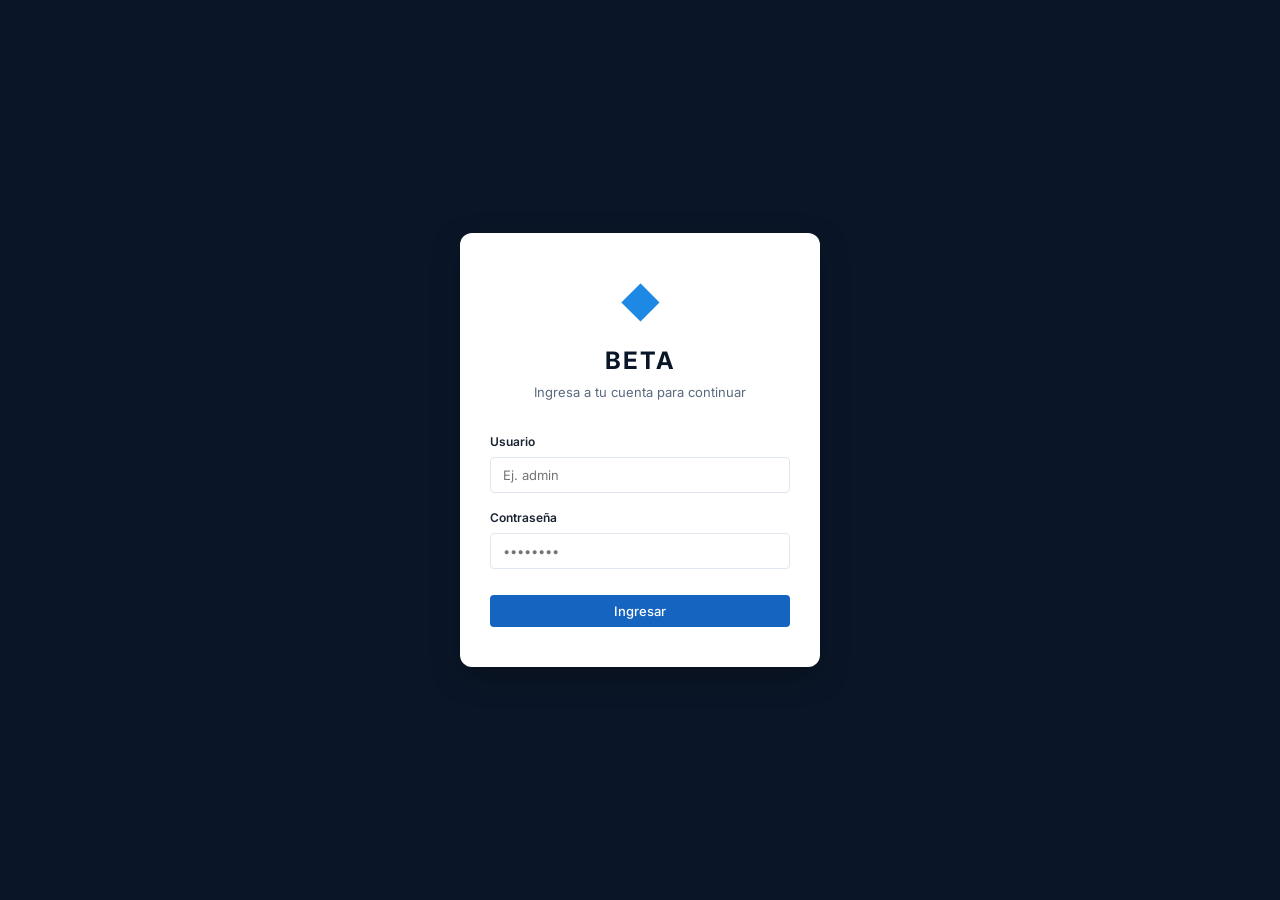
<file: index.html>
<!DOCTYPE html>
<html lang="es">
<head>
  <script>
    if (!localStorage.getItem('currentUser')) {
      window.location.href = 'auth.html';
    }
  </script>
  <meta charset="UTF-8">
  <meta name="viewport" content="width=device-width, initial-scale=1.0">
  <title>BETA — Sistema de Gestión de Inventarios</title>
  <meta name="description" content="BETA: Sistema completo de gestión de inventarios, ventas, proveedores, clientes y despacho.">
  <link rel="preconnect" href="https://fonts.googleapis.com">
  <link rel="preconnect" href="https://fonts.gstatic.com" crossorigin>
  <link href="https://fonts.googleapis.com/css2?family=Inter:wght@400;500;600;700&display=swap" rel="stylesheet">
  <link rel="stylesheet" href="style.css">
</head>
<body>
  <!-- SIDEBAR -->
  <aside id="sidebar" class="sidebar">
    <div class="sidebar-logo" id="sidebarLogo">
      <span class="logo-icon">&#9670;</span>
      <span class="logo-text">BETA</span>
    </div>
    <nav class="sidebar-nav">
      <a href="#" class="nav-item active" data-module="dashboard">
        <span class="nav-icon">&#9673;</span>
        <span class="nav-label">Dashboard</span>
      </a>
      <a href="#" class="nav-item" data-module="inventario">
        <span class="nav-icon">&#9783;</span>
        <span class="nav-label">Inventario</span>
      </a>
      <a href="#" class="nav-item" data-module="ventas">
        <span class="nav-icon">&#9733;</span>
        <span class="nav-label">Ventas</span>
      </a>
      <a href="#" class="nav-item" data-module="proveedores">
        <span class="nav-icon">&#9870;</span>
        <span class="nav-label">Proveedores</span>
      </a>
      <a href="#" class="nav-item" data-module="clientes">
        <span class="nav-icon">&#9823;</span>
        <span class="nav-label">Clientes</span>
      </a>
      <a href="#" class="nav-item" data-module="despacho">
        <span class="nav-icon">&#9944;</span>
        <span class="nav-label">Despacho</span>
      </a>
      <a href="#" class="nav-item" data-module="negocios" id="navNegocios" style="display:none;">
        <span class="nav-icon">&#127980;</span>
        <span class="nav-label">Negocios</span>
      </a>
      <a href="#" class="nav-item" data-module="usuarios" id="navUsuarios" style="display:none;">
        <span class="nav-icon">&#128101;</span>
        <span class="nav-label">Usuarios</span>
      </a>
    </nav>
    <button id="sidebarToggle" class="sidebar-toggle" title="Colapsar menú">&#10094;</button>
  </aside>

  <!-- MAIN WRAPPER -->
  <div id="mainWrapper" class="main-wrapper">
    <!-- TOP BAR -->
    <header class="topbar">
      <h1 class="topbar-title" id="pageTitle">Dashboard</h1>
      <div class="topbar-actions">
        <button class="topbar-btn" id="notifBtn" title="Notificaciones">
          &#128276;
          <span class="notif-badge" id="notifBadge">0</span>
        </button>
        <div class="topbar-avatar" id="avatarBtn" title="Usuario">
          <span id="avatarInitials">AD</span>
        </div>
        <button class="btn btn-secondary btn-sm" id="logoutBtn" style="margin-left: 10px;">Salir</button>
      </div>
    </header>

    <!-- CONTENT AREA -->
    <main class="content-area" id="contentArea">
      <!-- Modules rendered here by JS -->
    </main>
  </div>

  <!-- MODAL OVERLAY -->
  <div id="modalOverlay" class="modal-overlay hidden">
    <div class="modal-container" id="modalContainer">
      <div class="modal-header">
        <h2 class="modal-title" id="modalTitle">Modal</h2>
        <button class="modal-close" id="modalClose">&times;</button>
      </div>
      <div class="modal-body" id="modalBody"></div>
      <div class="modal-footer" id="modalFooter"></div>
    </div>
  </div>

  <!-- TOAST CONTAINER -->
  <div id="toastContainer" class="toast-container"></div>

  <script src="script.js"></script>
</body>
</html>
</file>
<file: style.css>
/* ============================================================
   BETA — Sistema de Gestión de Inventarios
   Hoja de estilos completa
   ============================================================ */

/* --- RESET & BASE --- */
*,
*::before,
*::after {
  margin: 0;
  padding: 0;
  box-sizing: border-box;
}

:root {
  --navy: #0A1628;
  --primary: #1565C0;
  --accent: #1E88E5;
  --light-blue: #42A5F5;
  --white: #FFFFFF;
  --bg: #F0F4F8;
  --card-bg: #FFFFFF;
  --border: #E0E6ED;
  --text: #1A2332;
  --text-secondary: #5A6A7E;
  --green: #2E7D32;
  --green-bg: #E8F5E9;
  --orange: #EF6C00;
  --orange-bg: #FFF3E0;
  --red: #C62828;
  --red-bg: #FFEBEE;
  --blue-bg: #E3F2FD;
  --shadow-sm: 0 1px 3px rgba(10,22,40,.08);
  --shadow-md: 0 4px 12px rgba(10,22,40,.1);
  --shadow-lg: 0 8px 24px rgba(10,22,40,.15);
  --radius: 8px;
  --radius-sm: 4px;
  --sidebar-w: 240px;
  --sidebar-collapsed: 64px;
  --topbar-h: 56px;
  --transition: .25s cubic-bezier(.4,0,.2,1);
  --font: 'Inter', system-ui, -apple-system, sans-serif;
}

html {
  font-size: 13px;
  scroll-behavior: smooth;
}

body {
  font-family: var(--font);
  color: var(--text);
  background: var(--bg);
  line-height: 1.5;
  overflow-x: hidden;
  min-height: 100vh;
}

/* --- SCROLLBAR --- */
::-webkit-scrollbar { width: 6px; height: 6px; }
::-webkit-scrollbar-track { background: transparent; }
::-webkit-scrollbar-thumb { background: var(--border); border-radius: 3px; }
::-webkit-scrollbar-thumb:hover { background: var(--text-secondary); }

/* ============================================================
   SIDEBAR
   ============================================================ */
.sidebar {
  position: fixed;
  top: 0;
  left: 0;
  width: var(--sidebar-w);
  height: 100vh;
  background: var(--navy);
  display: flex;
  flex-direction: column;
  z-index: 100;
  transition: width var(--transition);
  overflow: hidden;
}

.sidebar.collapsed {
  width: var(--sidebar-collapsed);
}

.sidebar-logo {
  display: flex;
  align-items: center;
  gap: 12px;
  padding: 16px 20px;
  border-bottom: 1px solid rgba(255,255,255,.08);
  min-height: 56px;
}

.logo-icon {
  font-size: 24px;
  color: var(--light-blue);
  flex-shrink: 0;
}

.logo-text {
  font-size: 20px;
  font-weight: 700;
  color: var(--white);
  letter-spacing: 2px;
  white-space: nowrap;
  transition: opacity var(--transition);
}

.sidebar.collapsed .logo-text {
  opacity: 0;
  pointer-events: none;
}

/* NAV ITEMS */
.sidebar-nav {
  flex: 1;
  display: flex;
  flex-direction: column;
  padding: 8px 0;
  overflow-y: auto;
  overflow-x: hidden;
}

.nav-item {
  display: flex;
  align-items: center;
  gap: 14px;
  padding: 12px 20px;
  color: rgba(255,255,255,.55);
  text-decoration: none;
  font-size: 13px;
  font-weight: 500;
  border-left: 3px solid transparent;
  transition: all var(--transition);
  white-space: nowrap;
  position: relative;
}

.nav-item:hover {
  color: rgba(255,255,255,.85);
  background: rgba(255,255,255,.05);
}

.nav-item.active {
  color: var(--white);
  background: rgba(30,136,229,.15);
  border-left-color: var(--accent);
}

.nav-icon {
  font-size: 18px;
  width: 22px;
  text-align: center;
  flex-shrink: 0;
}

.nav-label {
  transition: opacity var(--transition);
}

.sidebar.collapsed .nav-label {
  opacity: 0;
  pointer-events: none;
}

/* TOGGLE BUTTON */
.sidebar-toggle {
  padding: 12px 20px;
  background: none;
  border: none;
  border-top: 1px solid rgba(255,255,255,.08);
  color: rgba(255,255,255,.4);
  cursor: pointer;
  font-size: 16px;
  text-align: center;
  transition: color var(--transition), transform var(--transition);
}

.sidebar-toggle:hover {
  color: var(--white);
}

.sidebar.collapsed .sidebar-toggle {
  transform: rotate(180deg);
}

/* ============================================================
   MAIN WRAPPER
   ============================================================ */
.main-wrapper {
  margin-left: var(--sidebar-w);
  min-height: 100vh;
  transition: margin-left var(--transition);
}

body.sidebar-collapsed .main-wrapper {
  margin-left: var(--sidebar-collapsed);
}

/* ============================================================
   TOPBAR
   ============================================================ */
.topbar {
  position: sticky;
  top: 0;
  height: var(--topbar-h);
  background: var(--white);
  border-bottom: 1px solid var(--border);
  display: flex;
  align-items: center;
  justify-content: space-between;
  padding: 0 24px;
  z-index: 50;
}

.topbar-title {
  font-size: 18px;
  font-weight: 700;
  color: var(--text);
}

.topbar-actions {
  display: flex;
  align-items: center;
  gap: 12px;
}

.topbar-btn {
  position: relative;
  background: none;
  border: none;
  font-size: 20px;
  cursor: pointer;
  padding: 6px;
  border-radius: 50%;
  transition: background var(--transition);
}

.topbar-btn:hover {
  background: var(--blue-bg);
}

.notif-badge {
  position: absolute;
  top: 0;
  right: -2px;
  background: var(--red);
  color: var(--white);
  font-size: 9px;
  font-weight: 700;
  min-width: 16px;
  height: 16px;
  border-radius: 8px;
  display: flex;
  align-items: center;
  justify-content: center;
  padding: 0 4px;
}

.topbar-avatar {
  width: 34px;
  height: 34px;
  border-radius: 50%;
  background: var(--primary);
  color: var(--white);
  display: flex;
  align-items: center;
  justify-content: center;
  font-size: 12px;
  font-weight: 700;
  cursor: pointer;
}

/* ============================================================
   CONTENT AREA
   ============================================================ */
.content-area {
  padding: 24px;
  min-height: calc(100vh - var(--topbar-h));
}

/* ============================================================
   KPI CARDS
   ============================================================ */
.kpi-grid {
  display: grid;
  grid-template-columns: repeat(auto-fill, minmax(200px, 1fr));
  gap: 16px;
  margin-bottom: 24px;
}

.kpi-card {
  background: var(--card-bg);
  border-radius: var(--radius);
  padding: 20px;
  box-shadow: var(--shadow-sm);
  display: flex;
  align-items: flex-start;
  gap: 14px;
  border-top: 3px solid var(--primary);
  transition: transform var(--transition), box-shadow var(--transition);
}

.kpi-card:hover {
  transform: translateY(-2px);
  box-shadow: var(--shadow-md);
}

.kpi-card.green { border-top-color: var(--green); }
.kpi-card.orange { border-top-color: var(--orange); }
.kpi-card.red { border-top-color: var(--red); }
.kpi-card.blue { border-top-color: var(--accent); }

.kpi-icon {
  width: 42px;
  height: 42px;
  border-radius: var(--radius);
  display: flex;
  align-items: center;
  justify-content: center;
  font-size: 20px;
  flex-shrink: 0;
}

.kpi-card.blue .kpi-icon { background: var(--blue-bg); color: var(--accent); }
.kpi-card.green .kpi-icon { background: var(--green-bg); color: var(--green); }
.kpi-card.orange .kpi-icon { background: var(--orange-bg); color: var(--orange); }
.kpi-card.red .kpi-icon { background: var(--red-bg); color: var(--red); }

.kpi-info {
  flex: 1;
  min-width: 0;
}

.kpi-value {
  font-size: 22px;
  font-weight: 700;
  line-height: 1.2;
}

.kpi-label {
  font-size: 11px;
  color: var(--text-secondary);
  text-transform: uppercase;
  letter-spacing: .5px;
  margin-top: 2px;
}

/* ============================================================
   CARDS / PANELS
   ============================================================ */
.card {
  background: var(--card-bg);
  border-radius: var(--radius);
  box-shadow: var(--shadow-sm);
  overflow: hidden;
}

.card-header {
  display: flex;
  align-items: center;
  justify-content: space-between;
  padding: 16px 20px;
  border-bottom: 1px solid var(--border);
}

.card-title {
  font-size: 14px;
  font-weight: 600;
}

.card-body {
  padding: 20px;
}

.grid-2 {
  display: grid;
  grid-template-columns: 1fr 1fr;
  gap: 20px;
  margin-bottom: 24px;
}

.grid-3 {
  display: grid;
  grid-template-columns: 1fr 1fr 1fr;
  gap: 20px;
  margin-bottom: 24px;
}

/* ============================================================
   TABLES
   ============================================================ */
.table-wrapper {
  overflow-x: auto;
}

table {
  width: 100%;
  border-collapse: collapse;
  font-size: 13px;
}

th {
  text-align: left;
  padding: 10px 14px;
  font-size: 11px;
  font-weight: 600;
  text-transform: uppercase;
  letter-spacing: .5px;
  color: var(--text-secondary);
  border-bottom: 2px solid var(--border);
  white-space: nowrap;
}

td {
  padding: 10px 14px;
  border-bottom: 1px solid var(--border);
  vertical-align: middle;
}

tbody tr:nth-child(even) {
  background: #F7F9FC;
}

tbody tr:hover {
  background: var(--blue-bg);
}

/* ============================================================
   BADGES
   ============================================================ */
.badge {
  display: inline-flex;
  align-items: center;
  padding: 3px 10px;
  border-radius: 12px;
  font-size: 11px;
  font-weight: 600;
  white-space: nowrap;
}

.badge-green { background: var(--green-bg); color: var(--green); }
.badge-orange { background: var(--orange-bg); color: var(--orange); }
.badge-red { background: var(--red-bg); color: var(--red); }
.badge-blue { background: var(--blue-bg); color: var(--accent); }

/* ============================================================
   BUTTONS
   ============================================================ */
.btn {
  display: inline-flex;
  align-items: center;
  gap: 6px;
  padding: 8px 16px;
  border-radius: var(--radius-sm);
  font-size: 13px;
  font-weight: 500;
  font-family: var(--font);
  cursor: pointer;
  border: none;
  transition: all var(--transition);
  white-space: nowrap;
}

.btn-primary {
  background: var(--primary);
  color: var(--white);
}

.btn-primary:hover {
  background: #0D47A1;
}

.btn-secondary {
  background: transparent;
  color: var(--primary);
  border: 1px solid var(--primary);
}

.btn-secondary:hover {
  background: var(--blue-bg);
}

.btn-danger {
  background: var(--red);
  color: var(--white);
}

.btn-danger:hover {
  background: #B71C1C;
}

.btn-sm {
  padding: 4px 10px;
  font-size: 11px;
}

.btn-icon {
  width: 30px;
  height: 30px;
  padding: 0;
  display: inline-flex;
  align-items: center;
  justify-content: center;
  border-radius: var(--radius-sm);
  font-size: 14px;
  background: transparent;
  border: 1px solid var(--border);
  color: var(--text-secondary);
  cursor: pointer;
  transition: all var(--transition);
}

.btn-icon:hover {
  border-color: var(--primary);
  color: var(--primary);
  background: var(--blue-bg);
}

.btn-icon.danger:hover {
  border-color: var(--red);
  color: var(--red);
  background: var(--red-bg);
}

/* ============================================================
   FORMS
   ============================================================ */
.form-group {
  margin-bottom: 16px;
}

.form-group label {
  display: block;
  font-size: 12px;
  font-weight: 600;
  margin-bottom: 6px;
  color: var(--text);
}

.form-control {
  width: 100%;
  padding: 9px 12px;
  border: 1px solid var(--border);
  border-radius: var(--radius-sm);
  font-size: 13px;
  font-family: var(--font);
  color: var(--text);
  background: var(--white);
  transition: border-color var(--transition), box-shadow var(--transition);
}

.form-control:focus {
  outline: none;
  border-color: var(--accent);
  box-shadow: 0 0 0 3px rgba(30,136,229,.15);
}

select.form-control {
  appearance: none;
  background-image: url("data:image/svg+xml,%3Csvg xmlns='http://www.w3.org/2000/svg' width='12' height='12' viewBox='0 0 12 12'%3E%3Cpath d='M6 8L1 3h10z' fill='%235A6A7E'/%3E%3C/svg%3E");
  background-repeat: no-repeat;
  background-position: right 10px center;
  padding-right: 30px;
}

textarea.form-control {
  resize: vertical;
  min-height: 70px;
}

.form-row {
  display: grid;
  grid-template-columns: 1fr 1fr;
  gap: 12px;
}

.form-check {
  display: flex;
  align-items: center;
  gap: 8px;
}

.form-check input[type="checkbox"] {
  accent-color: var(--primary);
  width: 16px;
  height: 16px;
}

/* ============================================================
   MODAL
   ============================================================ */
.modal-overlay {
  position: fixed;
  inset: 0;
  background: rgba(10,22,40,.5);
  backdrop-filter: blur(4px);
  display: flex;
  align-items: center;
  justify-content: center;
  z-index: 1000;
  opacity: 1;
  transition: opacity .2s ease;
}

.modal-overlay.hidden {
  opacity: 0;
  pointer-events: none;
}

.modal-container {
  background: var(--white);
  border-radius: var(--radius);
  box-shadow: var(--shadow-lg);
  width: 90%;
  max-width: 600px;
  max-height: 85vh;
  overflow-y: auto;
  transform: scale(1) translateY(0);
  transition: transform .25s cubic-bezier(.4,0,.2,1);
}

.modal-overlay.hidden .modal-container {
  transform: scale(.95) translateY(10px);
}

.modal-header {
  display: flex;
  align-items: center;
  justify-content: space-between;
  padding: 16px 20px;
  border-bottom: 1px solid var(--border);
}

.modal-title {
  font-size: 16px;
  font-weight: 700;
}

.modal-close {
  width: 30px;
  height: 30px;
  border: none;
  background: none;
  font-size: 22px;
  color: var(--text-secondary);
  cursor: pointer;
  border-radius: 50%;
  display: flex;
  align-items: center;
  justify-content: center;
  transition: background var(--transition);
}

.modal-close:hover {
  background: var(--bg);
}

.modal-body {
  padding: 20px;
}

.modal-footer {
  display: flex;
  align-items: center;
  justify-content: flex-end;
  gap: 10px;
  padding: 14px 20px;
  border-top: 1px solid var(--border);
}

/* ============================================================
   TOAST
   ============================================================ */
.toast-container {
  position: fixed;
  top: 70px;
  right: 20px;
  z-index: 2000;
  display: flex;
  flex-direction: column;
  gap: 8px;
}

.toast {
  display: flex;
  align-items: center;
  gap: 10px;
  padding: 12px 18px;
  border-radius: var(--radius);
  background: var(--white);
  box-shadow: var(--shadow-md);
  font-size: 13px;
  min-width: 260px;
  max-width: 380px;
  animation: toastIn .3s ease;
  border-left: 4px solid var(--primary);
}

.toast.success { border-left-color: var(--green); }
.toast.error { border-left-color: var(--red); }
.toast.warning { border-left-color: var(--orange); }

.toast-icon {
  font-size: 18px;
  flex-shrink: 0;
}

.toast-msg {
  flex: 1;
}

.toast-close {
  background: none;
  border: none;
  font-size: 16px;
  color: var(--text-secondary);
  cursor: pointer;
  padding: 2px;
}

.toast.removing {
  animation: toastOut .3s ease forwards;
}

@keyframes toastIn {
  from { opacity: 0; transform: translateX(40px); }
  to { opacity: 1; transform: translateX(0); }
}

@keyframes toastOut {
  from { opacity: 1; transform: translateX(0); }
  to { opacity: 0; transform: translateX(40px); }
}

/* ============================================================
   PAGINATION
   ============================================================ */
.pagination {
  display: flex;
  align-items: center;
  justify-content: center;
  gap: 4px;
  margin-top: 16px;
}

.pagination button {
  min-width: 32px;
  height: 32px;
  padding: 0 8px;
  border: 1px solid var(--border);
  background: var(--white);
  border-radius: var(--radius-sm);
  font-size: 12px;
  font-family: var(--font);
  cursor: pointer;
  transition: all var(--transition);
  color: var(--text-secondary);
}

.pagination button:hover { border-color: var(--primary); color: var(--primary); }

.pagination button.active {
  background: var(--primary);
  color: var(--white);
  border-color: var(--primary);
}

.pagination button:disabled {
  opacity: .4;
  cursor: not-allowed;
}

/* ============================================================
   TOOLBAR
   ============================================================ */
.toolbar {
  display: flex;
  align-items: center;
  gap: 10px;
  margin-bottom: 16px;
  flex-wrap: wrap;
}

.toolbar .search-box {
  flex: 1;
  min-width: 200px;
  position: relative;
}

.toolbar .search-box input {
  width: 100%;
  padding: 9px 12px 9px 36px;
  border: 1px solid var(--border);
  border-radius: var(--radius-sm);
  font-size: 13px;
  font-family: var(--font);
  transition: border-color var(--transition), box-shadow var(--transition);
}

.toolbar .search-box input:focus {
  outline: none;
  border-color: var(--accent);
  box-shadow: 0 0 0 3px rgba(30,136,229,.15);
}

.toolbar .search-box::before {
  content: '🔍';
  position: absolute;
  left: 10px;
  top: 50%;
  transform: translateY(-50%);
  font-size: 14px;
  pointer-events: none;
}

.toolbar select {
  padding: 9px 30px 9px 12px;
  border: 1px solid var(--border);
  border-radius: var(--radius-sm);
  font-size: 13px;
  font-family: var(--font);
  background: var(--white);
  appearance: none;
  background-image: url("data:image/svg+xml,%3Csvg xmlns='http://www.w3.org/2000/svg' width='12' height='12' viewBox='0 0 12 12'%3E%3Cpath d='M6 8L1 3h10z' fill='%235A6A7E'/%3E%3C/svg%3E");
  background-repeat: no-repeat;
  background-position: right 10px center;
  cursor: pointer;
}

.toolbar select:focus {
  outline: none;
  border-color: var(--accent);
}

/* ============================================================
   TABS
   ============================================================ */
.tabs {
  display: flex;
  border-bottom: 2px solid var(--border);
  margin-bottom: 20px;
}

.tab-btn {
  padding: 10px 20px;
  background: none;
  border: none;
  font-size: 13px;
  font-weight: 600;
  font-family: var(--font);
  color: var(--text-secondary);
  cursor: pointer;
  position: relative;
  transition: color var(--transition);
}

.tab-btn:hover { color: var(--primary); }

.tab-btn.active {
  color: var(--primary);
}

.tab-btn.active::after {
  content: '';
  position: absolute;
  bottom: -2px;
  left: 0;
  right: 0;
  height: 2px;
  background: var(--primary);
}

/* ============================================================
   PROGRESS BARS (Top Products)
   ============================================================ */
.progress-item {
  display: flex;
  align-items: center;
  gap: 12px;
  margin-bottom: 12px;
}

.progress-item .p-name {
  width: 120px;
  font-size: 12px;
  font-weight: 500;
  white-space: nowrap;
  overflow: hidden;
  text-overflow: ellipsis;
}

.progress-item .p-bar {
  flex: 1;
  height: 8px;
  background: var(--bg);
  border-radius: 4px;
  overflow: hidden;
}

.progress-item .p-fill {
  height: 100%;
  border-radius: 4px;
  background: linear-gradient(90deg, var(--primary), var(--light-blue));
  transition: width .4s ease;
}

.progress-item .p-count {
  font-size: 12px;
  font-weight: 600;
  min-width: 30px;
  text-align: right;
}

/* ============================================================
   CHART
   ============================================================ */
.chart-container {
  position: relative;
  width: 100%;
  height: 260px;
}

.chart-container canvas {
  width: 100% !important;
  height: 100% !important;
}

/* ============================================================
   DESPATCH PIPELINE
   ============================================================ */
.pipeline {
  display: flex;
  align-items: center;
  gap: 4px;
}

.pipeline-step {
  display: flex;
  align-items: center;
  gap: 4px;
  font-size: 11px;
  padding: 3px 8px;
  border-radius: 12px;
  background: var(--bg);
  color: var(--text-secondary);
}

.pipeline-step.active {
  background: var(--green-bg);
  color: var(--green);
  font-weight: 600;
}

.pipeline-step.cancelled {
  background: var(--red-bg);
  color: var(--red);
  font-weight: 600;
}

.pipeline-arrow {
  font-size: 10px;
  color: var(--text-secondary);
}

/* ============================================================
   SUPPLIER CARD GRID
   ============================================================ */
.supplier-grid {
  display: grid;
  grid-template-columns: repeat(auto-fill, minmax(280px, 1fr));
  gap: 16px;
}

.supplier-card {
  background: var(--card-bg);
  border-radius: var(--radius);
  box-shadow: var(--shadow-sm);
  padding: 20px;
  transition: transform var(--transition), box-shadow var(--transition);
}

.supplier-card:hover {
  transform: translateY(-2px);
  box-shadow: var(--shadow-md);
}

.supplier-card-header {
  display: flex;
  align-items: center;
  justify-content: space-between;
  margin-bottom: 12px;
}

.supplier-card-name {
  font-size: 15px;
  font-weight: 700;
}

.supplier-card-actions {
  display: flex;
  gap: 6px;
}

.supplier-card-detail {
  font-size: 12px;
  color: var(--text-secondary);
  margin-bottom: 6px;
  display: flex;
  align-items: center;
  gap: 6px;
}

.supplier-card-badge {
  display: inline-flex;
  align-items: center;
  gap: 4px;
  padding: 3px 10px;
  border-radius: 12px;
  background: var(--blue-bg);
  color: var(--accent);
  font-size: 11px;
  font-weight: 600;
  margin-top: 8px;
}

/* ============================================================
   EMPTY STATE
   ============================================================ */
.empty-state {
  text-align: center;
  padding: 48px 20px;
  color: var(--text-secondary);
}

.empty-state .empty-icon {
  font-size: 48px;
  margin-bottom: 12px;
  opacity: .5;
}

.empty-state p {
  margin-bottom: 16px;
  font-size: 14px;
}

/* ============================================================
   SALE RECEIPT PRINT
   ============================================================ */
.receipt {
  font-family: var(--font);
  padding: 20px;
}

.receipt-header {
  text-align: center;
  margin-bottom: 16px;
  padding-bottom: 12px;
  border-bottom: 2px dashed var(--border);
}

.receipt-header h2 {
  font-size: 20px;
  font-weight: 700;
  margin-bottom: 4px;
}

.receipt-row {
  display: flex;
  justify-content: space-between;
  font-size: 12px;
  margin-bottom: 4px;
}

.receipt-table {
  width: 100%;
  margin: 12px 0;
  border-collapse: collapse;
}

.receipt-table th, .receipt-table td {
  padding: 6px 8px;
  font-size: 12px;
  border-bottom: 1px solid var(--border);
  text-align: left;
}

.receipt-total {
  text-align: right;
  font-size: 16px;
  font-weight: 700;
  margin-top: 12px;
  padding-top: 12px;
  border-top: 2px dashed var(--border);
}

/* ============================================================
   ALERTS PANEL
   ============================================================ */
.alert-item {
  display: flex;
  align-items: center;
  gap: 10px;
  padding: 10px 14px;
  border-radius: var(--radius-sm);
  margin-bottom: 6px;
  font-size: 12px;
}

.alert-item.low-stock {
  background: var(--orange-bg);
  border-left: 3px solid var(--orange);
}

.alert-item.out-stock {
  background: var(--red-bg);
  border-left: 3px solid var(--red);
}

/* ============================================================
   CART TABLE (Nueva Venta)
   ============================================================ */
.cart-summary {
  background: var(--bg);
  border-radius: var(--radius);
  padding: 16px;
  margin-top: 16px;
}

.cart-summary-row {
  display: flex;
  align-items: center;
  justify-content: space-between;
  padding: 6px 0;
  font-size: 13px;
}

.cart-summary-row.total {
  font-size: 18px;
  font-weight: 700;
  border-top: 2px solid var(--border);
  margin-top: 8px;
  padding-top: 12px;
  color: var(--primary);
}

/* View toggle */
.view-toggle {
  display: inline-flex;
  border: 1px solid var(--border);
  border-radius: var(--radius-sm);
  overflow: hidden;
}

.view-toggle button {
  padding: 6px 12px;
  border: none;
  background: var(--white);
  font-size: 14px;
  cursor: pointer;
  transition: all var(--transition);
}

.view-toggle button.active {
  background: var(--primary);
  color: var(--white);
}

/* ============================================================
   PRINT STYLES
   ============================================================ */
@media print {
  body * { visibility: hidden; }
  .receipt, .receipt * { visibility: visible; }
  .receipt { position: absolute; left: 0; top: 0; }
}

/* ============================================================
   RESPONSIVE
   ============================================================ */
@media (max-width: 1024px) {
  .grid-2, .grid-3 {
    grid-template-columns: 1fr;
  }
}

@media (max-width: 768px) {
  .sidebar {
    width: var(--sidebar-collapsed);
  }

  .sidebar .nav-label,
  .sidebar .logo-text {
    opacity: 0;
    pointer-events: none;
  }

  .sidebar .sidebar-toggle {
    transform: rotate(180deg);
  }

  .main-wrapper {
    margin-left: var(--sidebar-collapsed);
  }

  .kpi-grid {
    grid-template-columns: repeat(auto-fill, minmax(150px, 1fr));
  }

  .toolbar {
    flex-direction: column;
    align-items: stretch;
  }

  .form-row {
    grid-template-columns: 1fr;
  }

  .pipeline {
    flex-wrap: wrap;
  }
}

/* ============================================================
   UTILITIES
   ============================================================ */
.mb-16 { margin-bottom: 16px; }
.mb-24 { margin-bottom: 24px; }
.text-center { text-align: center; }
.text-right { text-align: right; }
.text-muted { color: var(--text-secondary); }
.fw-600 { font-weight: 600; }
.fs-11 { font-size: 11px; }
.gap-8 { gap: 8px; }
.flex { display: flex; }
.items-center { align-items: center; }
.justify-between { justify-content: space-between; }
.hidden { display: none !important; }
.w-full { width: 100%; }

/* ============================================================
   AUTH / LOGIN
   ============================================================ */
.auth-body {
  display: flex;
  align-items: center;
  justify-content: center;
  min-height: 100vh;
  background: var(--navy); /* Deep blue aesthetic */
}

.auth-container {
  width: 100%;
  max-width: 400px;
  padding: 20px;
}

.auth-card {
  background: var(--card-bg);
  border-radius: calc(var(--radius) * 1.5);
  padding: 40px 30px;
  box-shadow: 0 10px 30px rgba(0,0,0,0.3);
  text-align: center;
}

.auth-header {
  margin-bottom: 30px;
}

.auth-header .logo-icon {
  font-size: 40px;
  color: var(--accent);
  display: block;
  margin-bottom: 10px;
}

.auth-header .logo-text {
  font-size: 24px;
  font-weight: 700;
  color: var(--navy);
  letter-spacing: 2px;
  margin-bottom: 4px;
}

.auth-subtitle {
  font-size: 13px;
  color: var(--text-secondary);
}

.auth-form {
  text-align: left;
}

.auth-error {
  color: var(--red);
  font-size: 12px;
  background: var(--red-bg);
  padding: 8px;
  border-radius: var(--radius-sm);
  text-align: center;
  margin-bottom: 15px;
  font-weight: 500;
}
</file>
